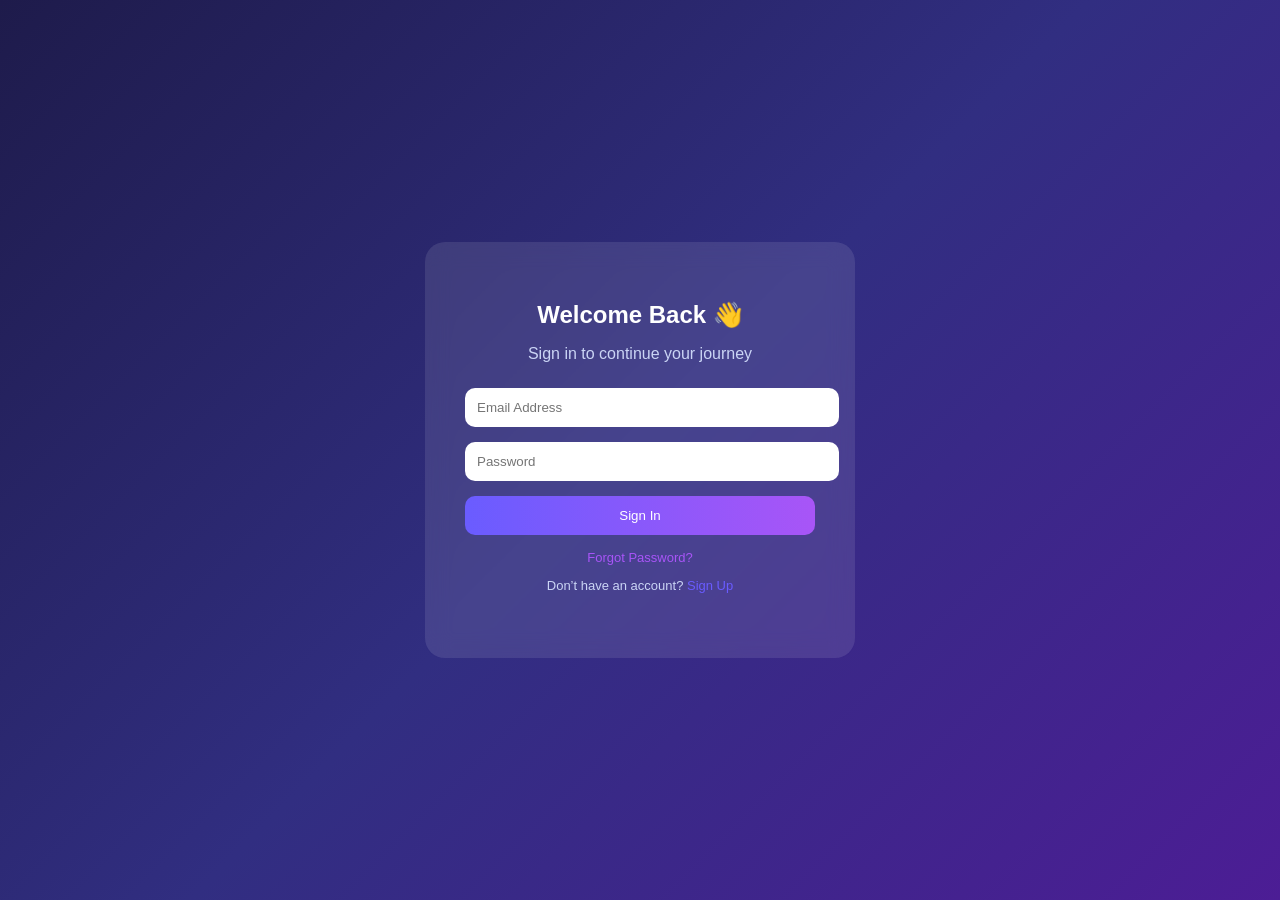
<file: sign.html>
<!DOCTYPE html>
<html lang="en">
<head>
    <meta charset="UTF-8">
    <meta name="viewport" content="width=device-width, initial-scale=1.0">
    <title>Sign In - CareerDev</title>
    <link rel="stylesheet" href="sign.css">
</head>
<body>

<div class="container">

    <div class="signin-card">
        
        <h2>Welcome Back 👋</h2>
        <p>Sign in to continue your journey</p>

        <form>
            <input type="email" placeholder="Email Address" required>
            <input type="password" placeholder="Password" required>

            <button class="primary">Sign In</button>
        </form>

        <div class="extra">
            <a href="#">Forgot Password?</a>
            <p>Don’t have an account? <span>Sign Up</span></p>
        </div>

    </div>

</div>

</body>
</html>
</file>
<file: sign.css>
body {
    margin: 0;
    font-family: 'Segoe UI', sans-serif;
    background: linear-gradient(135deg,#1e1b4b,#312e81,#4c1d95);
    display: flex;
    justify-content: center;
    align-items: center;
    height: 100vh;
    color: white;
}

.container {
    width: 100%;
    display: flex;
    justify-content: center;
}

.signin-card {
    background: rgba(255,255,255,0.1);
    backdrop-filter: blur(12px);
    padding: 40px;
    border-radius: 20px;
    width: 350px;
    text-align: center;
}

.signin-card h2 {
    margin-bottom: 10px;
}

.signin-card p {
    color: #cbd5f5;
    margin-bottom: 25px;
}

form input {
    width: 100%;
    padding: 12px;
    margin-bottom: 15px;
    border-radius: 10px;
    border: none;
    outline: none;
}

.primary {
    width: 100%;
    padding: 12px;
    border-radius: 10px;
    border: none;
    background: linear-gradient(90deg,#6a5cff,#a855f7);
    color: white;
    cursor: pointer;
    font-weight: 500;
}

.primary:hover {
    transform: translateY(-2px);
}

.extra {
    margin-top: 15px;
    font-size: 13px;
}

.extra a {
    color: #a855f7;
    text-decoration: none;
}

.extra span {
    color: #6a5cff;
    cursor: pointer;
}
</file>
